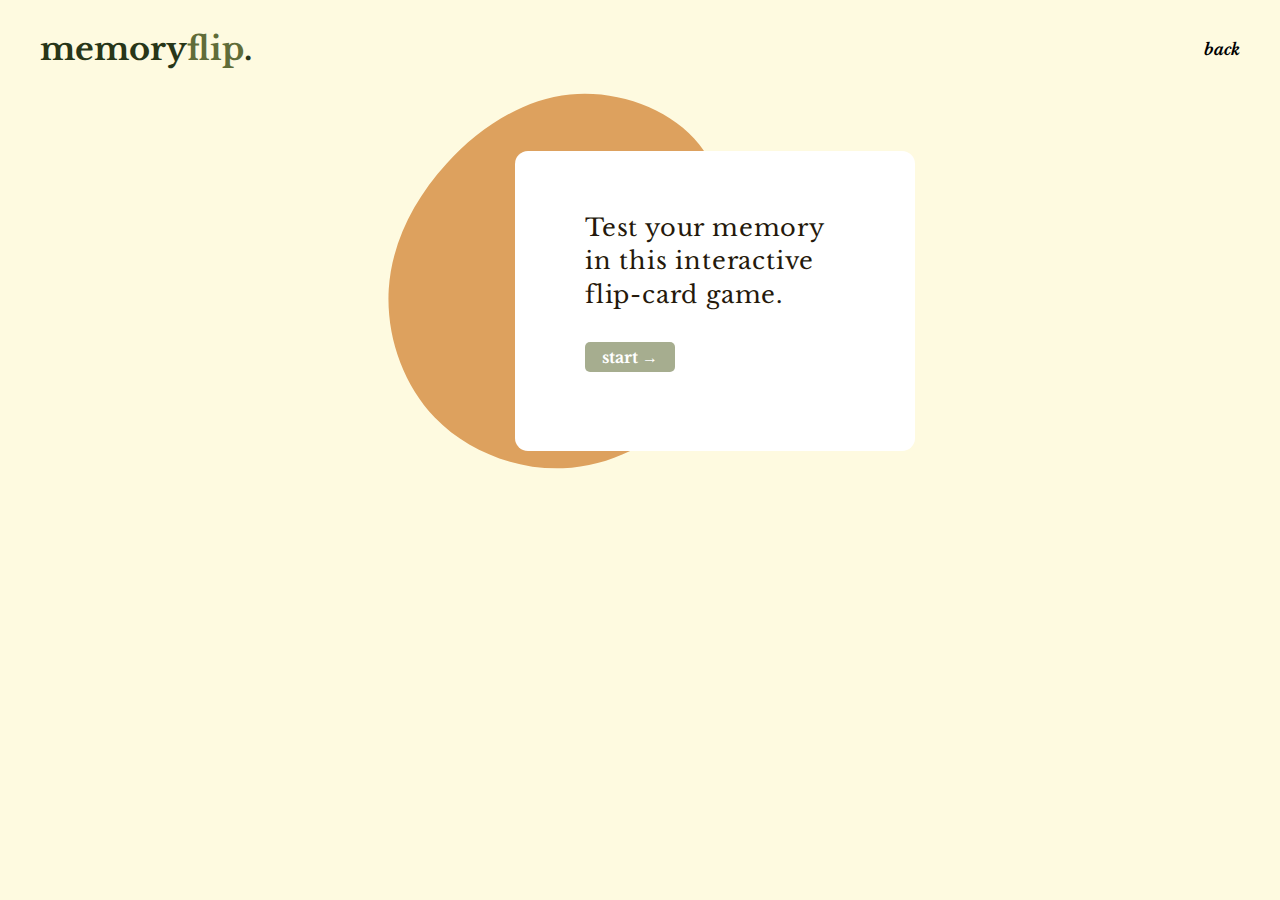
<file: projects/flipcard/index.html>
<!DOCTYPE html>
<!--[if lt IE 7]>      <html class="no-js lt-ie9 lt-ie8 lt-ie7"> <![endif]-->
<!--[if IE 7]>         <html class="no-js lt-ie9 lt-ie8"> <![endif]-->
<!--[if IE 8]>         <html class="no-js lt-ie9"> <![endif]-->
<!--[if gt IE 8]><!-->
<html class="no-js"> <!--<![endif]-->

<head>
    <meta charset="utf-8">
    <meta http-equiv="X-UA-Compatible" content="IE=edge">
    <title>Memory Game</title>
    <link rel="icon" type="image/x-icon" href="../../images/favicon.ico">
    <meta name="description" content="">
    <meta name="viewport" content="width=device-width, initial-scale=1">
    <link rel="stylesheet" href="./main.css">
    <link rel="stylesheet" href="./css/background.css">
    <link rel="stylesheet" href="./css/congrats.css">

    <link href="https://fonts.googleapis.com/css2?family=Noto+Sans+JP:wght@100;400;700&display=swap" rel="stylesheet">
    <link href="https://fonts.googleapis.com/css2?family=Libre+Baskerville:wght@400;700&display=swap" rel="stylesheet">
    <script src="https://ajax.googleapis.com/ajax/libs/jquery/3.5.1/jquery.min.js"></script>
</head>

<body>
    <!--[if lt IE 7]>
            <p class="browsehappy">You are using an <strong>outdated</strong> browser. Please <a href="#">upgrade your browser</a> to improve your experience.</p>
        <![endif]-->
    <div class="header-container">
        <h1>memory<span>flip</span>.</h1>
        <a href="../../index.html">back</a>
    </div>
    <div id="enter-main-container">
        <div class="enter-blob-text">
            <img src="./images/blob.svg" />
            <div class="enter-container">
                <div class="enter-text">
                    Test your memory in this interactive flip-card game.
                </div>
                <div class="enter-button">
                    <p>start →</p>
                </div>
            </div>
        </div>
    </div>
    <div id="game-container" style="display:none;">
        <!-- timer and flips goes here -->
        <div class="stats-outer-container">
            <div class="stats-container">
                <div class="stats-title">Time: </div>
                <div id="stats-time">0:00</div>
            </div>
            <div class="stats-container">
                <div class="stats-title">Flips: </div>
                <div id="stats-flips">0</div>
            </div>
        </div>
        <div id="card-container">

        </div>
    </div>
    <div id="congrats" style="display:none;">
        <!-- to do: add stats (time and num flips) -->
        <div class="modal">
            <div class="modal-content">
                <p>Great job!</p>
                <div class="stats-outer-container">
                    <div class="stats-container">
                        <div class="stats-title">Time: </div>
                        <div id="stats-time-congrats">0:00</div>
                    </div>
                    <div class="stats-container">
                        <div class="stats-title">Flips: </div>
                        <div id="stats-flips-congrats">0</div>
                    </div>
                </div>
                <div class="refresh" onclick="resetGame()">refresh ↺</div>
            </div>
        </div>
    </div>
    <script src="./js/showcontent.js"></script>
    <script src="main.js"></script>
</body>

</html>
</file>
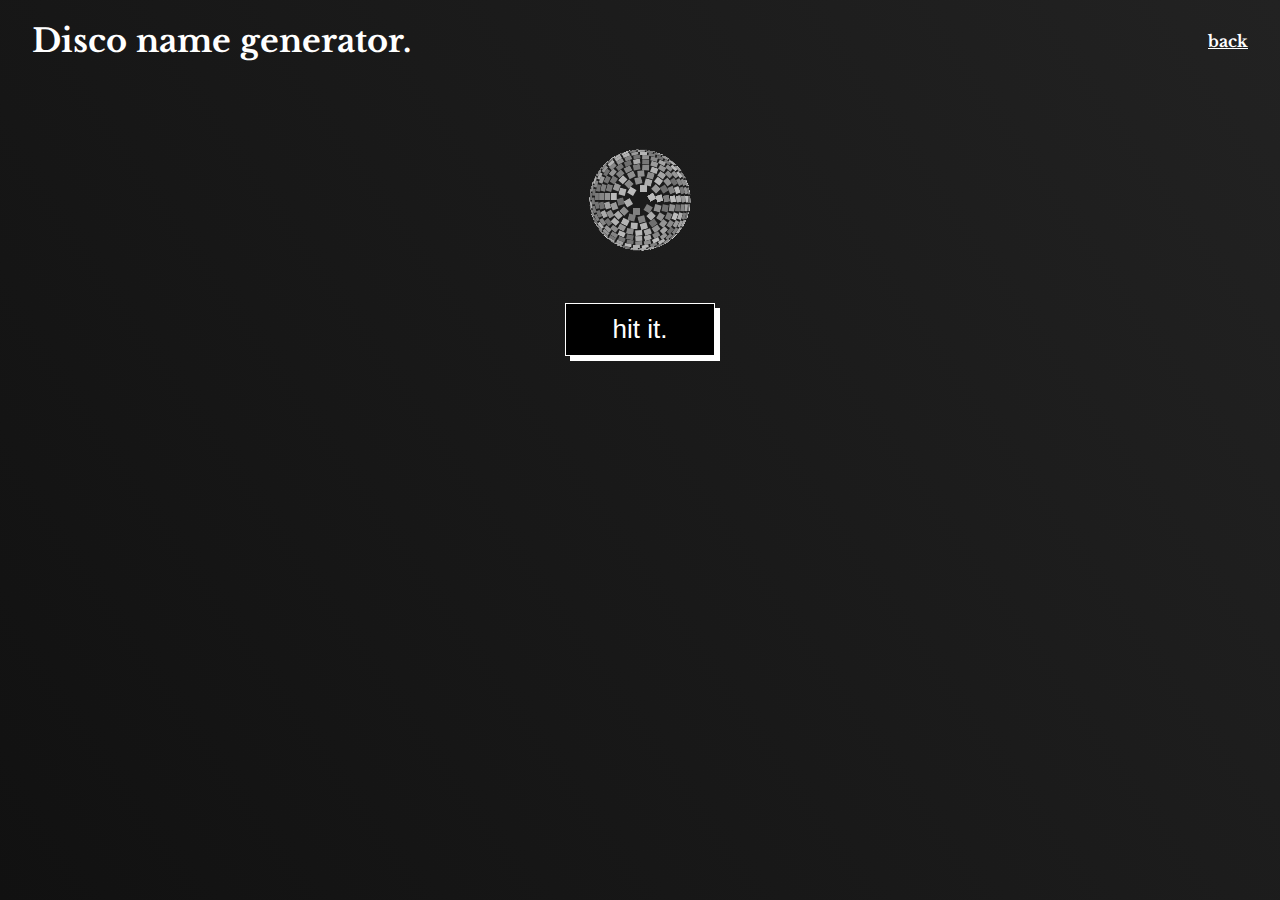
<file: projects/name/index.html>
<!DOCTYPE html>
<!--[if lt IE 7]>      <html class="no-js lt-ie9 lt-ie8 lt-ie7"> <![endif]-->
<!--[if IE 7]>         <html class="no-js lt-ie9 lt-ie8"> <![endif]-->
<!--[if IE 8]>         <html class="no-js lt-ie9"> <![endif]-->
<!--[if gt IE 8]><!-->
<html class="no-js"> <!--<![endif]-->

<head>
    <meta charset="utf-8">
    <meta http-equiv="X-UA-Compatible" content="IE=edge">
    <title>DJ Name Generator</title>
    <link rel="icon" type="image/x-icon" href="../../images/favicon.ico">
    <meta name="description" content="">
    <meta name="viewport" content="width=device-width, initial-scale=1">
    <link rel="stylesheet" href="./main.css">
    <link rel="stylesheet" href="./css/disco.css">

    <link href="https://fonts.googleapis.com/css2?family=Noto+Sans+JP:wght@100;400;700&display=swap" rel="stylesheet">
    <link href="https://fonts.googleapis.com/css2?family=Libre+Baskerville:wght@400;700&display=swap" rel="stylesheet">
    <script src="https://ajax.googleapis.com/ajax/libs/jquery/3.5.1/jquery.min.js"></script>

</head>

<body>
    <!--[if lt IE 7]>
            <p class="browsehappy">You are using an <strong>outdated</strong> browser. Please <a href="#">upgrade your browser</a> to improve your experience.</p>
        <![endif]-->
    <div class="header-container">
        <h1>Disco name generator.</h1>
        <a href="../../index.html">back</a>
    </div>
    <div id="enter-main-container">
        <div id="discoBall">
            <div id="discoBallMiddle"></div>
        </div>

        <div class="enter-blob-text">
            <div class="enter-container">
                <button class="enter-btn" id="enter">
                    hit it.
                </button>
            </div>
        </div>
    </div>
    <div id="name-outer-container" style="display:none;">
        <div id="name-container"> </div>
        <button class="enter-btn" id="refresh">
            start over.
        </button>
    </div>
    <script src="./js/dictionary.js"></script>
    <script src="main.js"></script>
    <script src="./js/disco.js"></script>
</body>

</html>
</file>
<file: projects/flipcard/main.css>
body {
  font-family: 'Noto Sans JP', sans-serif;
}

div#game-container {
  display: flex;
  flex-direction: column;
  align-items: center;
  min-height: 70vh;
}

div#card-container {
  width: 90%;
  display: flex;
  justify-content: center;
  flex-wrap: wrap;
  margin-top: 25px
}

.memory-card {
  width: 160px;
  height: 200px;
  margin: 10px;
  background: #8eaeca;
  border-radius: 5px
}

.memory-card:hover{
  cursor: pointer;
}
/* The flip card container - set the width and height to whatever you want. We have added the border property to demonstrate that the flip itself goes out of the box on hover (remove perspective if you don't want the 3D effect */
.flip-card {
  background-color: transparent;
  width: 15%;
  height: 140px;
  margin: 5px;
  border-radius: 5px;
  border: 1px solid #f1f1f1;
  perspective: 1000px;
}

/* This container is needed to position the front and back side */
.flip-card-inner {
  position: relative;
  width: 100%;
  height: 100%;
  text-align: center;
  transition: transform 0.8s;
  transform-style: preserve-3d;
}

/* Do an horizontal flip when you move the mouse over the flip box container */
/* .flip-card:hover .flip-card-inner {
  transform: rotateY(180deg);
}  */

/* Position the front and back side */
.flip-card-front, .flip-card-back {
  position: absolute;
  width: 100%;
  height: 100%;
  -webkit-backface-visibility: hidden; /* Safari */
  backface-visibility: hidden;
  border-radius: 5px;
}
.flip-card:hover {
  cursor: pointer;
}
/* Style the front side (fallback if image is missing) */
.flip-card-front {
  background-color: #bc6c25;
  color: black;
}

/* Style the back side */
.flip-card-back {
  background-color: #dda15e;
  color: white;
  transform: rotateY(180deg);
  display: flex;
    align-items: center;
    justify-content: center;
}

.flip-animation{
  transform: rotateY(180deg);
}
</file>
<file: projects/flipcard/css/background.css>
body {
    background: #fefae0;
}
.header-container {
    display: flex;
    width: 95%;
    margin: auto;
    font-family: 'Libre Baskerville', serif;
    color: #283618;
    font-weight: bold;
    justify-content: space-between;
    align-items: center;
}

.header-container span {
    color: #606c38;
}

a {
    text-decoration: none;
    color: black;
    font-style: italic;
}

div#enter-main-container {
    display: flex;
    width: 80%;
    margin: auto;
    /* position: relative; */
}

.enter-container {
    width: 400px;
    height: 300px;
    background: white;
    border-radius: 13px;
    margin-left: auto;
    z-index: 5;
    margin-top: 60px;
    display: flex;
    flex-direction: column;
}
.enter-blob-text {
    display: flex;
    position: relative;
    width: 550px;
    margin: auto;
}
#enter-main-container img {
    position: absolute;
    width: 500px;
    height: auto;
    top: -55px;
    right: 100px;
}
.enter-text {
    width: 65%;
    font-size: 24px;
    margin: 60px auto 0px;
    font-family: 'Libre Baskerville', serif;
    line-height: 1.4;
    letter-spacing: .8px;
    color: #25190b;
}
.enter-button {
    width: 70px;
    padding: 5px 10px;
    margin: 30px 70px 0px;
    background: #606c388f;
    border-radius: 5px;
    color: white;
    font-weight: bold;
    display: flex;
    align-items: center;
    justify-content: center;
}
.enter-button:hover{
    cursor: pointer;
}
.enter-button p {
    margin: 0px;
    font-family: 'Libre Baskerville', serif;

}

.stats-outer-container {
    display: flex;
    width: 90%;
    margin: auto;
    font-size: 14px;
}

.stats-container {display: flex;width: max-content;margin-left: 25px;}

.stats-title {
    margin-right: 10px;
    font-weight: bold;
}
</file>
<file: projects/flipcard/css/congrats.css>
div#congrats {
    height: 100%;
    width: 100%;
    position: fixed;
    z-index: 10;
    top: 0;
    backdrop-filter: blur(2px);
    /* filter: blur(1px); */
    display: flex;
    justify-content: center;
    /* align-items: center; */
    font-family: 'Libre Baskerville', serif;

}

.modal {
    width: 450px;
    height: 280px;
    background: #fdf9dc;
    border-radius: 13px;
    margin-top: 15%;
    box-shadow: -8px 8px 9px -4px #4a4a4a59;
    display: flex;
    align-items: center;
    justify-content: center;
}

.modal-content {
    width: 90%;
    margin: auto;
    height: 90%;
    display: flex;
    flex-direction: column;
    align-items: center;
}

.modal-content p {
    margin-top: 50px;
    font-size: 20px;
    font-weight: bold;
}
.refresh{
    width: 100px;
    padding: 5px 10px;
    margin: 30px 70px 0px;
    background: #606c388f;
    border-radius: 5px;
    color: white;
    font-weight: bold;
    display: flex;
    align-items: center;
    justify-content: center;
}
.refresh:hover {
    cursor: pointer;
}

#congrats .stats-outer-container {
    justify-content: center;
    margin: 0px auto;
}

#congrats .stats-container {
    margin: 10px;
}
</file>
<file: projects/name/main.css>
html {
  width: 100%;
  height: 100%;
}

body {
  font-family: 'Noto Sans JP', sans-serif;
  background-color: #333;
  background: -webkit-linear-gradient(bottom left, #111, #222);
  background: -moz-linear-gradient(bottom left, #111, #222);
  background: linear-gradient(bottom left, #111, #222);
  margin: 0;
}


.header-container {
  display: flex;
  width: 95%;
  margin: auto;
  font-family: 'Libre Baskerville', serif;
  color: white;
  font-weight: bold;
  justify-content: space-between;
  align-items: center;
}

.header-container a {
  color: white;
}

.enter-blob-text {
  display: flex;
  justify-content: center;
  align-items: center;
  margin-top: 220px;
  text-align: center;
  color: white;
}

button.enter-btn {
  font-size: 26px;
  background: black;
  outline: none;
  border: 1px solid;
  color: white;
  padding: 10px;
  width: 150px;
  cursor: pointer;
  -webkit-box-shadow: 5px 5px 0px 0px rgba(255, 255, 255, 1);
  -moz-box-shadow: 5px 5px 0px 0px rgba(255, 255, 255, 1);
  box-shadow: 5px 5px 0px 0px rgba(255, 255, 255, 1);
}

button.enter-btn:active {
  transform: translateX(2px);
  transform: translateY(2px);
}

div#name-outer-container {
  display: flex;
  flex-direction: column;
  justify-content: center;
  align-items: center;
  margin-top: 250px;
  font-size: 42px;
}

#name-container {
  animation-iteration-count: infinite;
  animation-duration: 1.5s;
  animation-direction: alternate;
  animation-name: transform;
  transform-origin: center middle;
  font-size: 80px;
  top: 80px;
  margin-bottom: 80px;
}

@keyframes transform {
  from {
    transform: scale(.5);
  }

  to {
    transform: scale(1);
  }
}

body.disco {
  animation: disco 1.5s infinite;
}

@keyframes disco {
  from {
    background: red;
  }

  to {
    background: blue;
  }
}
</file>
<file: projects/name/css/disco.css>
@-webkit-keyframes rotateDiscoBall {
    0% {
        -webkit-transform: rotateX(90deg) rotateZ(0deg) rotate(0deg);
    }

    100% {
        -webkit-transform: rotateX(90deg) rotateZ(360deg) rotate(0deg);
    }
}

@keyframes rotateDiscoBall {
    0% {
        transform: rotateX(90deg) rotateZ(0deg) rotate(0deg);
    }

    100% {
        transform: rotateX(90deg) rotateZ(360deg) rotate(0deg);
    }
}

@-webkit-keyframes rotateDiscoBallMiddle {
    0% {
        -webkit-transform: rotateX(90deg) rotateY(0deg) rotate(0deg);
    }

    100% {
        -webkit-transform: rotateX(90deg) rotateY(-360deg) rotate(0deg);
    }
}

@keyframes rotateDiscoBallMiddle {
    0% {
        transform: rotateX(90deg) rotateY(0deg) rotate(0deg);
    }

    100% {
        transform: rotateX(90deg) rotateY(-360deg) rotate(0deg);
    }
}

@-webkit-keyframes reflect {
    0% {
        -webkit-filter: brightness(60%);
    }

    50% {
        -webkit-filter: brightness(120%);
    }

    100% {
        -webkit-filter: brightness(90%);
    }
}

@keyframes reflect {
    0% {
        opacity: 1;
    }

    50% {
        opacity: 0.4;
    }

    100% {
        opacity: 1;
    }
}

#discoBall {
    -webkit-transform-style: preserve-3d;
    transform-style: preserve-3d;
    width: 100px;
    height: 100px;
    position: absolute;
    top: 150px;
    left: 50%;
    margin-left: -50px;
    -webkit-animation: rotateDiscoBall 18s linear infinite;
    animation: rotateDiscoBall 18s linear infinite;
}

#discoBallLight {
    width: 100px;
    height: 100px;
    position: absolute;
    top: 50px;
    left: 50%;
    margin-left: -50px;
    border-radius: 100%;
    background-color: white;
    opacity: 0.2;
    -webkit-filter: blur(20px);
}

.square {
    -webkit-transform-style: preserve-3d;
    transform-style: preserve-3d;
    position: absolute;
    top: 50px;
    left: 50px;
    width: 6px;
    height: 6px;
    position: absolute;
    transform: rotateX(90deg) rotateY(0deg) translateZ(0px);
}

#discoBallMiddle {
    height: 100%;
    border-radius: 100%;
    background-color: #111;
    position: absolute;
    background: -webkit-linear-gradient(top, #111, #333);
    background: -moz-linear-gradient(top, #111, #333);
    background: linear-gradient(top, #111, #333);
    -webkit-animation: rotateDiscoBallMiddle 18s linear infinite;
    animation: rotateDiscoBallMiddle 18s linear infinite;
}
</file>
